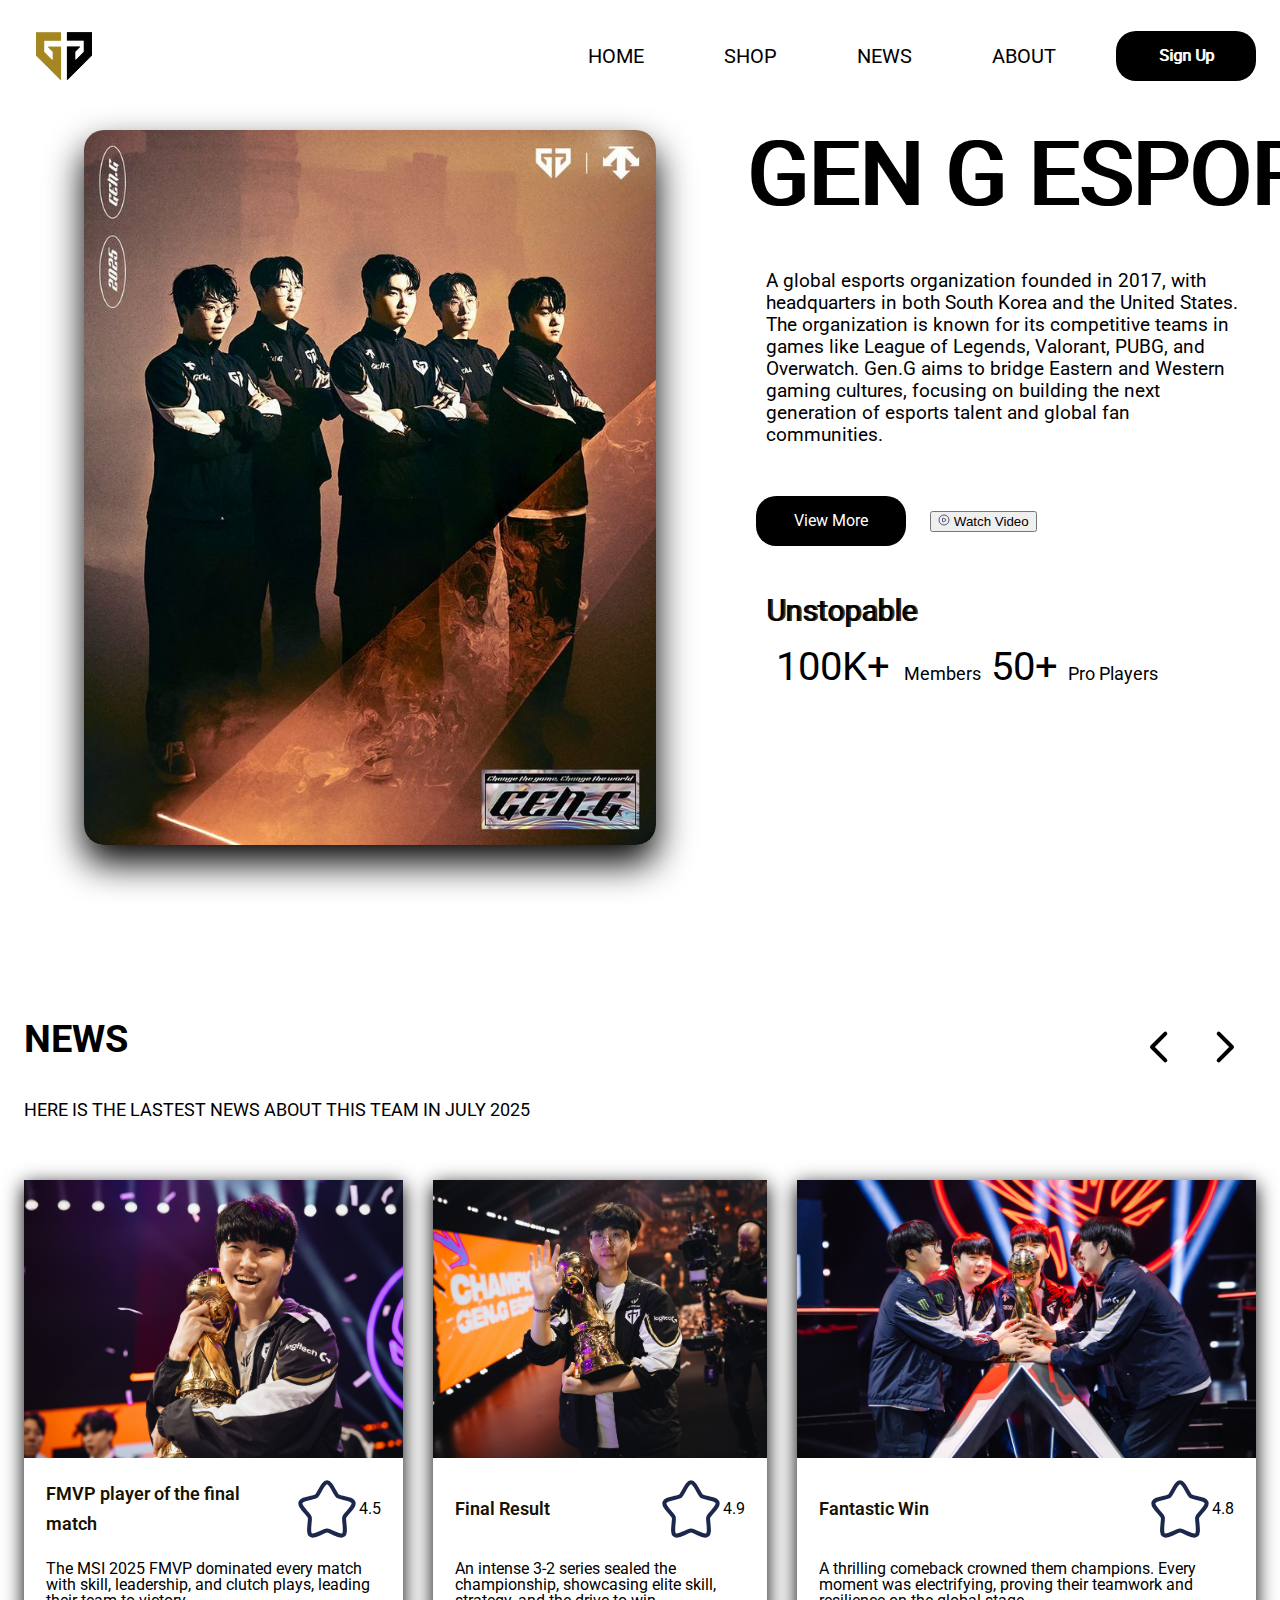
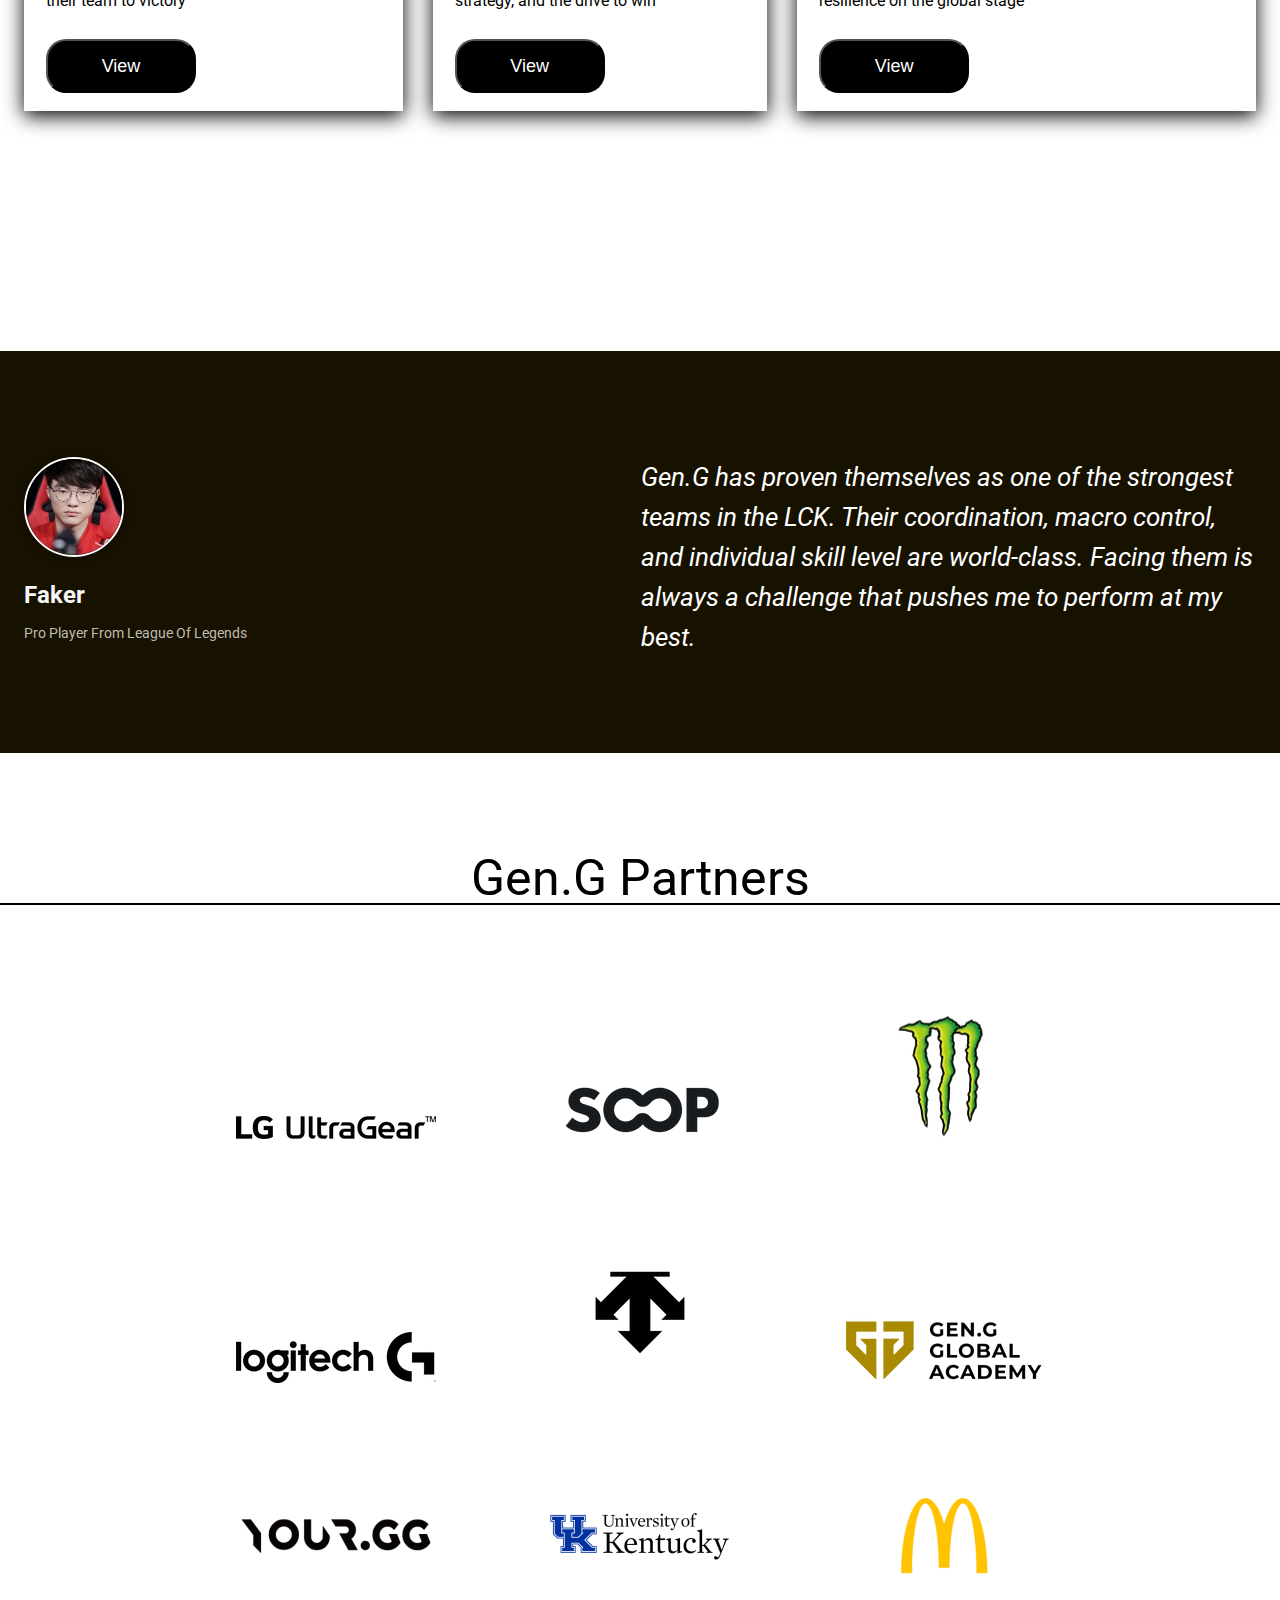
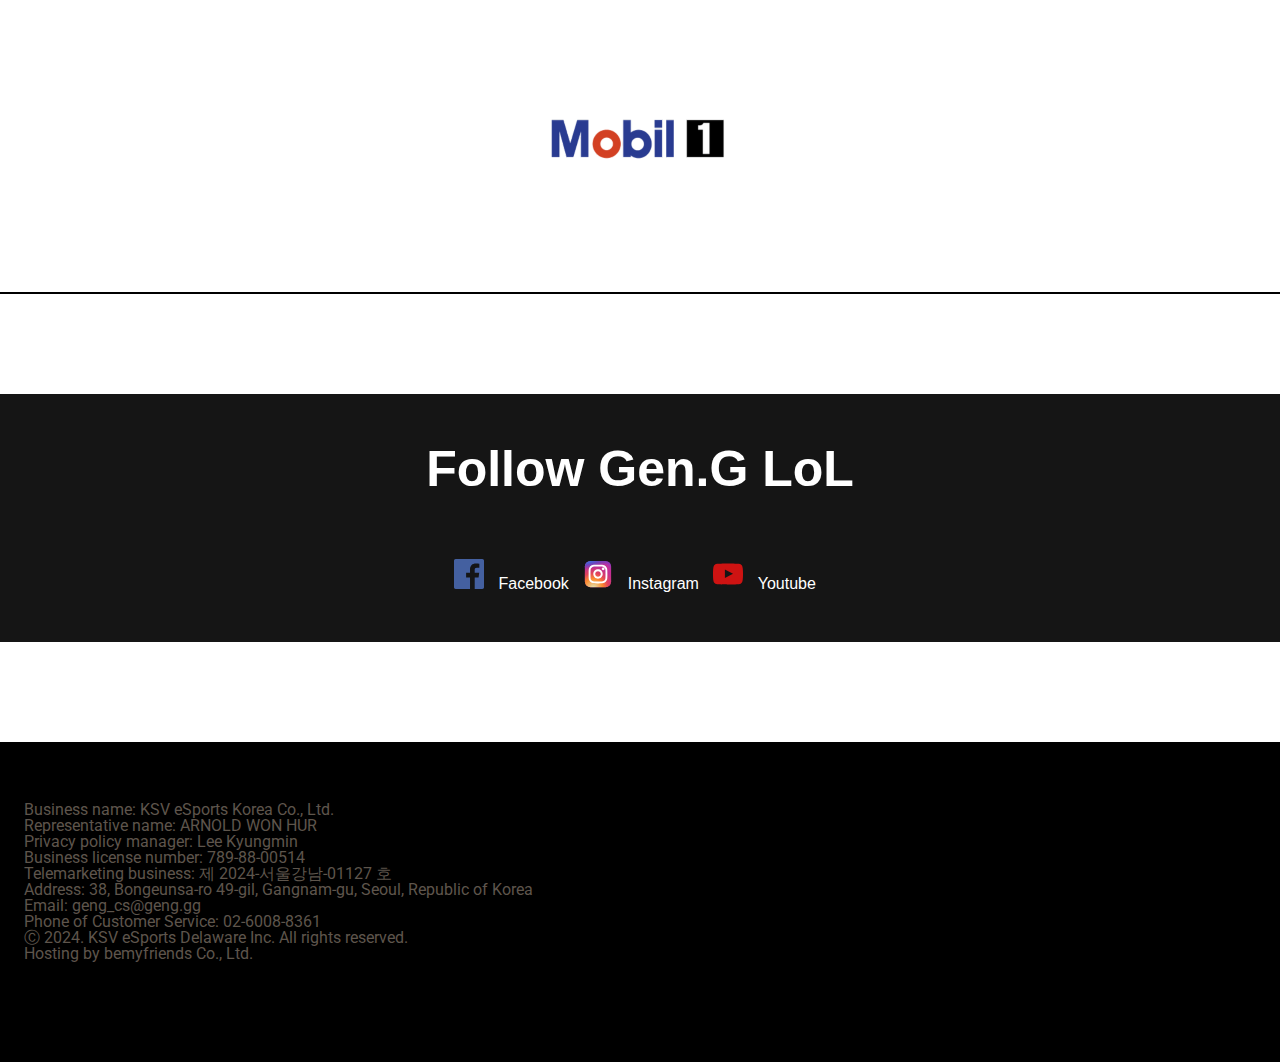
<file: index.html>
<!DOCTYPE html>
<html lang="en">
  <head>
    <meta charset="UTF-8" />
    <meta name="viewport" content="width=device-width, initial-scale=1.0" />
    <!-- Reset -->
    <link rel="stylesheet" href="assets/css/reset.css" />
    <!-- Style -->
    <link rel="stylesheet" href="assets/css/style.css" />
    <!-- Font -->
    <link rel="preconnect" href="https://fonts.googleapis.com" />
    <link rel="preconnect" href="https://fonts.gstatic.com" crossorigin />
    <link
      rel="shortcut icon"
      href="assets/img/Gen.G_logo.png"
      type="image/x-icon"
    />
    <link
      href="https://fonts.googleapis.com/css2?family=Roboto:ital,wght@0,100..900;1,100..900&display=swap"
      rel="stylesheet"
    />
    <title>Project 1</title>
  </head>
  <body>
    <!-- Header -->
    <header class="header fixed">
      <div class="main-content">
        <div class="body">
          <!-- Logo -->
          <img src="assets/img/Gen.G_logo.png" alt="Geng" />
          <!-- Nav -->
          <nav class="nav">
            <ul>
              <li><a href="#">HOME</a></li>
              <li><a href="#">SHOP</a></li>
              <li><a href="#">NEWS</a></li>
              <li><a href="#">ABOUT</a></li>
            </ul>
          </nav>
          <!-- Button -->
          <div class="action">
            <a href="#!" class="btn btn-signup">Sign Up</a>
          </div>
        </div>
      </div>
    </header>
    <main>
      <!-- Hero -->
      <div class="hero">
        <div class="main-content">
          <div class="body">
            <!-- hero left -->
            <div class="media-block">
              <img src="assets/img/hero-img.jpg" alt="GengTeam" />
              <div class="hero-summary">
                <div class="item"></div>
              </div>
            </div>
            <!-- hero right -->
            <div class="content-block">
              <h1>GEN G ESPORTS</h1>
              <p class="desc">
                A global esports organization founded in 2017, with headquarters
                in both South Korea and the United States. The organization is
                known for its competitive teams in games like League of Legends,
                Valorant, PUBG, and Overwatch. Gen.G aims to bridge Eastern and
                Western gaming cultures, focusing on building the next
                generation of esports talent and global fan communities.
              </p>
              <div class="cta-group">
                <a href="#!" class="btn btn-viewmore">View More</a>
                <button class="video">
                  <img src="assets/icon/play-button.svg" alt="Play Button" />
                  <span>Watch Video</span>
                </button>
                <div class="desc1">
                  <p>Unstopable</p>
                </div>
                <div class="desc2">
                  <p>
                    <strong>100K+</strong> Members<strong>50+</strong>Pro
                    Players
                  </p>
                </div>
              </div>
            </div>
          </div>
        </div>
      </div>
      <!-- Popular -->
      <div class="popular">
        <div class="main-content">
          <div class="popular-top">
            <!-- Left -->
            <div>
              <h2 class="heading-lv2">NEWS</h2>
              <h3 class="popular-desc">
                HERE IS THE LASTEST NEWS ABOUT THIS TEAM IN JULY 2025
              </h3>
            </div>
            <!-- Right -->
            <div class="button-popular">
              <img src="assets/icon/left.svg" alt="left-button" /><img
                src="assets/icon/right.svg"
                alt="right-button"
              />
            </div>
          </div>
          <div class="popular-bottom">
            <!-- Item1 -->
            <div class="item">
              <img class="thumb" src="assets/img/fmvp.jpg" alt="chovy-fmvp" />
              <div class="info">
                <div class="head">
                  <h2 class="title">FMVP player of the final match</h2>
                  <span class="rating">
                    <img src="assets/icon/icon-rating.svg" alt="" />
                    <span class="value"> 4.5 </span>
                  </span>
                </div>
                <p class="desc">
                  The MSI 2025 FMVP dominated every match with skill,
                  leadership, and clutch plays, leading their team to victory
                </p>
                <div class="foot">
                  <button class="btn btn-view">View</button>
                </div>
              </div>
            </div>
            <!-- Item2 -->
            <div class="item">
              <img
                class="thumb"
                src="assets/img/final-result.jpg"
                alt="final-result"
              />
              <div class="info">
                <div class="head">
                  <h2 class="title">Final Result</h2>
                  <span class="rating">
                    <img src="assets/icon/icon-rating.svg" alt="" />
                    <span class="value"> 4.9 </span>
                  </span>
                </div>
                <p class="desc">
                  An intense 3-2 series sealed the championship, showcasing
                  elite skill, strategy, and the drive to win
                </p>
                <div class="foot">
                  <button class="btn btn-view">View</button>
                </div>
              </div>
            </div>
            <!-- Item3 -->
            <div class="item">
              <img
                class="thumb"
                src="assets/img/champ-pci.jpg"
                alt="fantastic-win"
              />
              <div class="info">
                <div class="head">
                  <h2 class="title">Fantastic Win</h2>
                  <span class="rating">
                    <img
                      class="icon"
                      src="assets/icon/icon-rating.svg"
                      alt=""
                    />
                    <span class="value"> 4.8 </span>
                  </span>
                </div>
                <p class="desc">
                  A thrilling comeback crowned them champions. Every moment was
                  electrifying, proving their teamwork and resilience on the
                  global stage
                </p>
                <div class="foot">
                  <button class="btn btn-view">View</button>
                </div>
              </div>
            </div>
          </div>
        </div>
      </div>
      <!-- FeedBack -->
      <div class="feedback">
        <div class="main-content">
          <div class="main-feedback">
            <div class="feedback-item">
              <!-- Left -->
              <div class="item1">
                <img class="avatar" src="assets/img/faker.jpg" alt="faker" />
                <p class="name">Faker</p>
                <p class="desc">Pro Player From League Of Legends</p>
                <div class="dots">
                  <span class="dot"></span>
                  <span class="dot"></span>
                  <span class="dot"></span>
                </div>
              </div>
              <!-- Right -->
              <div class="item2">
                <p>
                  Gen.G has proven themselves as one of the strongest teams in
                  the LCK. Their coordination, macro control, and individual
                  skill level are world-class. Facing them is always a challenge
                  that pushes me to perform at my best.
                </p>
              </div>
            </div>
          </div>
        </div>
      </div>
      <!-- Partners -->
      <div class="partners">
        <div class="main-content">
          <div class="partners-items">
            <!-- Top -->
            <div class="title">
              <p>Gen.G Partners</p>
            </div>
            <!-- Bot -->
            <div class="logo-partnes">
              <img src="assets/img/LG_Ultragear.webp" alt="" />
              <img src="assets/img/SOOP_Black_udate.avif" alt="" />
              <img
                src="assets/img/M_Stroke_-_21-01-2025_12-15-02_9d382781-fd1f-4e1f-a7e9-feb19f6c25e9.avif"
                alt=""
              />
              <img src="assets/img/LogitechG_Black.avif" alt="" />
              <img
                class="logo5"
                src="assets/img/DESCENTE_Black_Edit.png"
                alt=""
              />
              <img src="assets/img/GGA_LOGO_BLACK_1.png" alt="" />
              <img src="assets/img/4.png" alt="" />
              <img
                src="assets/img/3_228094fa-83c2-4cfd-8801-1c0a39921231.png"
                alt=""
              />
              <img src="assets/img/5.png" alt="" />
              <img src="assets/img/9.png" alt="" />
            </div>
          </div>
        </div>
      </div>
      <!-- Social Media -->
      <div class="social-media">
        <div class="main-content">
          <div class="items">
            <!-- Title -->
            <h1>Follow Gen.G LoL</h1>
            <!-- Desc -->
            <div class="desc-item">
              <img
                class="icon1"
                src="assets/icon/facebook-color-svgrepo-com.svg"
                alt=""
              />
              <span>Facebook</span>
              <img
                class="icon2"
                src="assets/icon/instagram-1-svgrepo-com.svg"
                alt=""
              />
              <span>Instagram</span>
              <img
                class="icon3"
                src="assets/icon/youtube-color-svgrepo-com.svg"
                alt=""
              />
              <span>Youtube</span>
            </div>
          </div>
        </div>
      </div>
    </main>
  </body>
  <footer>
    <div class="footer">
      <div class="main-content">
        <div class="desc">
          <!-- Top -->
          <div class="desc-items">
            Business name: KSV eSports Korea Co., Ltd.
            <br />
            Representative name: ARNOLD WON HUR
            <br />
            Privacy policy manager: Lee Kyungmin
            <br />
            Business license number: 789-88-00514
            <br />
            Telemarketing business: 제 2024-서울강남-01127 호
            <br />
            Address: 38, Bongeunsa-ro 49-gil, Gangnam-gu, Seoul, Republic of
            Korea
            <br />Email:
            <a href="geng_cs@geng.gg">geng_cs@geng.gg</a>
            <br />
            Phone of Customer Service: 02-6008-8361
            <br />
            Ⓒ 2024. KSV eSports Delaware Inc. All rights reserved.
            <br />
            Hosting by bemyfriends Co., Ltd.
          </div>
          <!-- Bot -->
        </div>
      </div>
    </div>
  </footer>
</html>
</file>
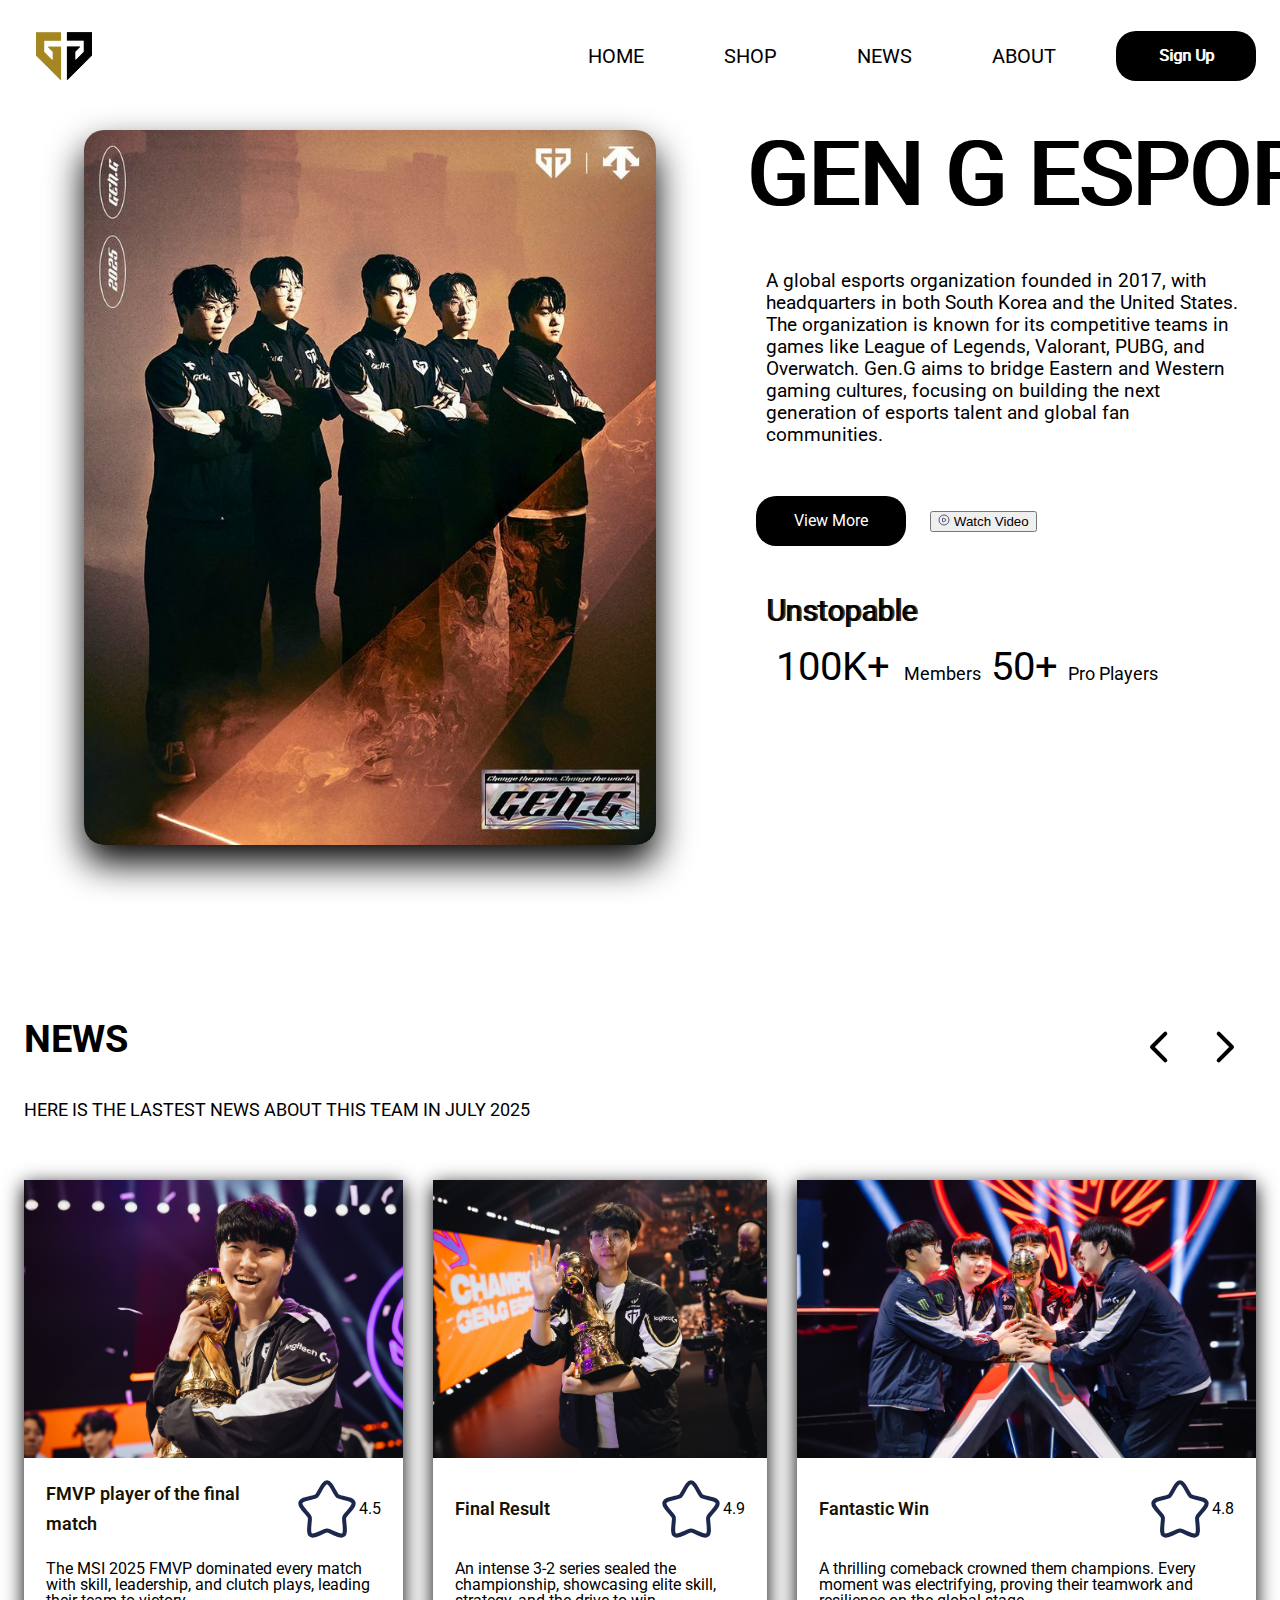
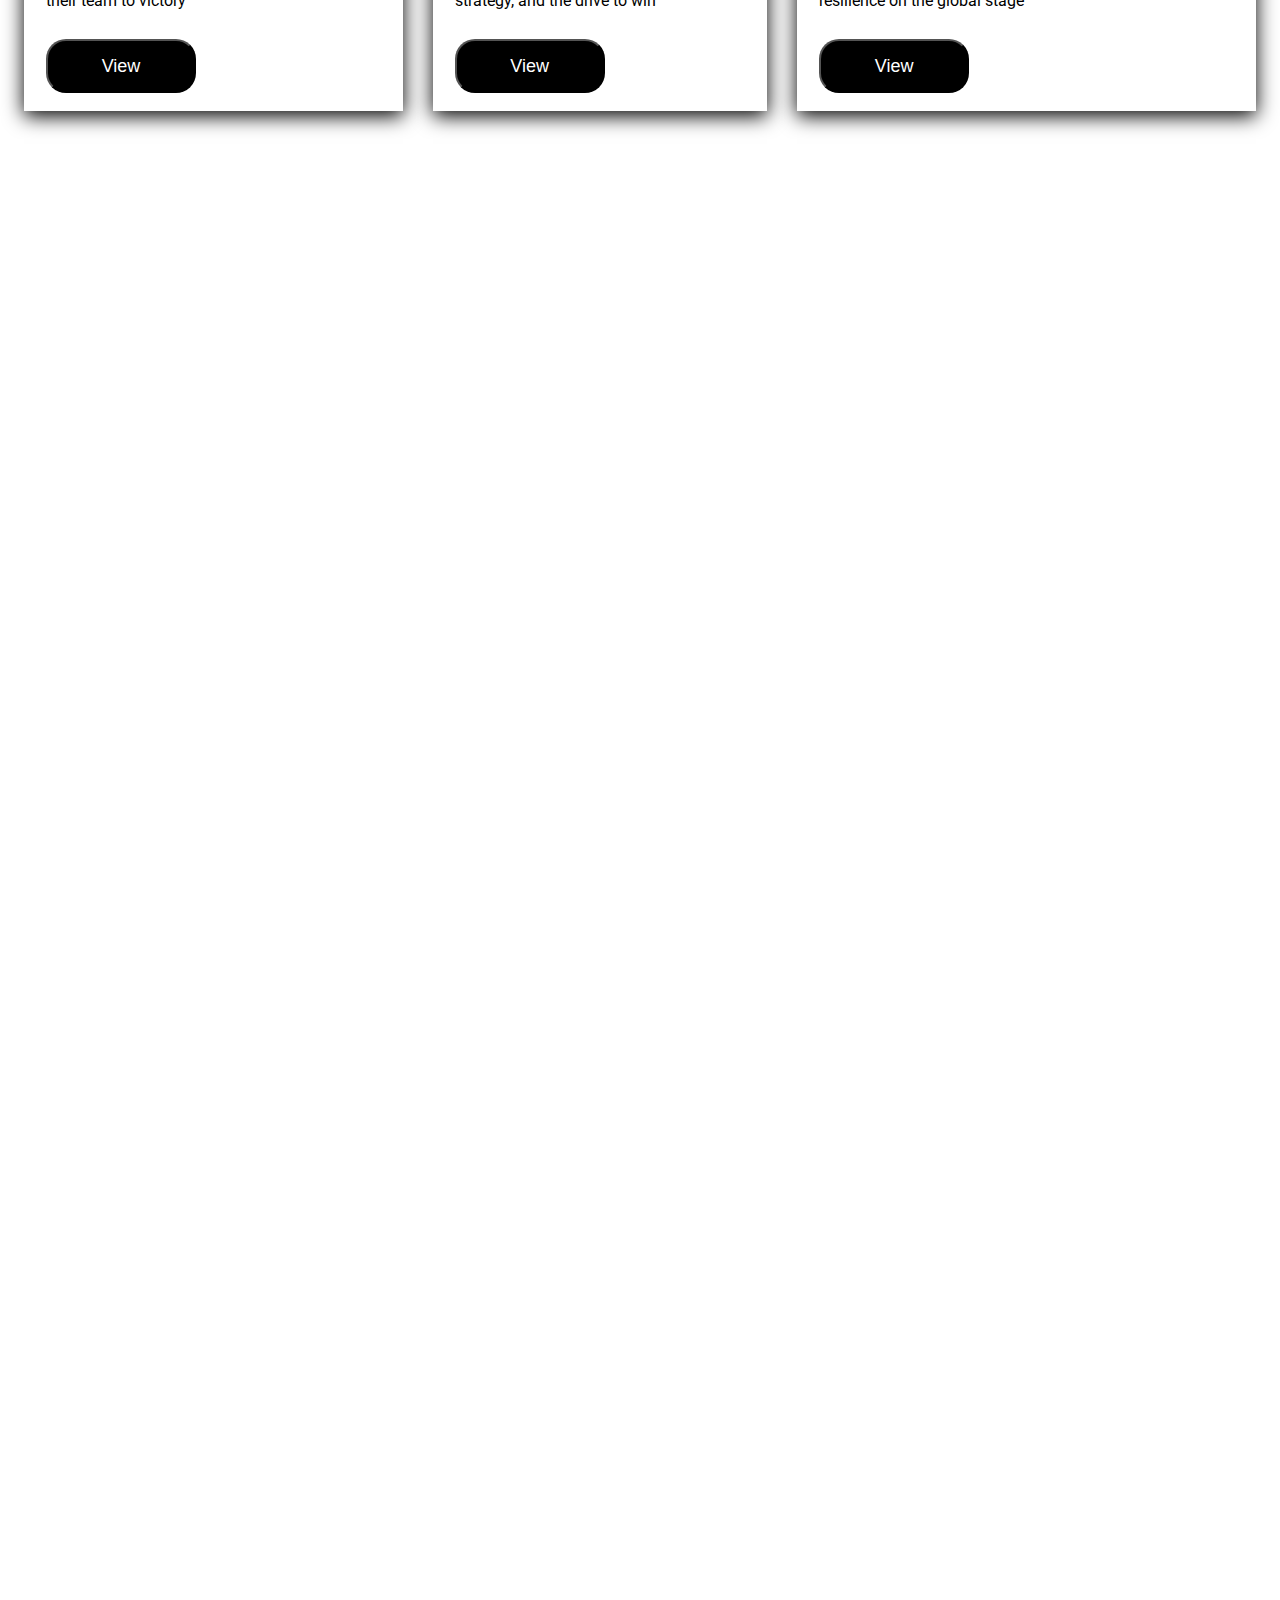
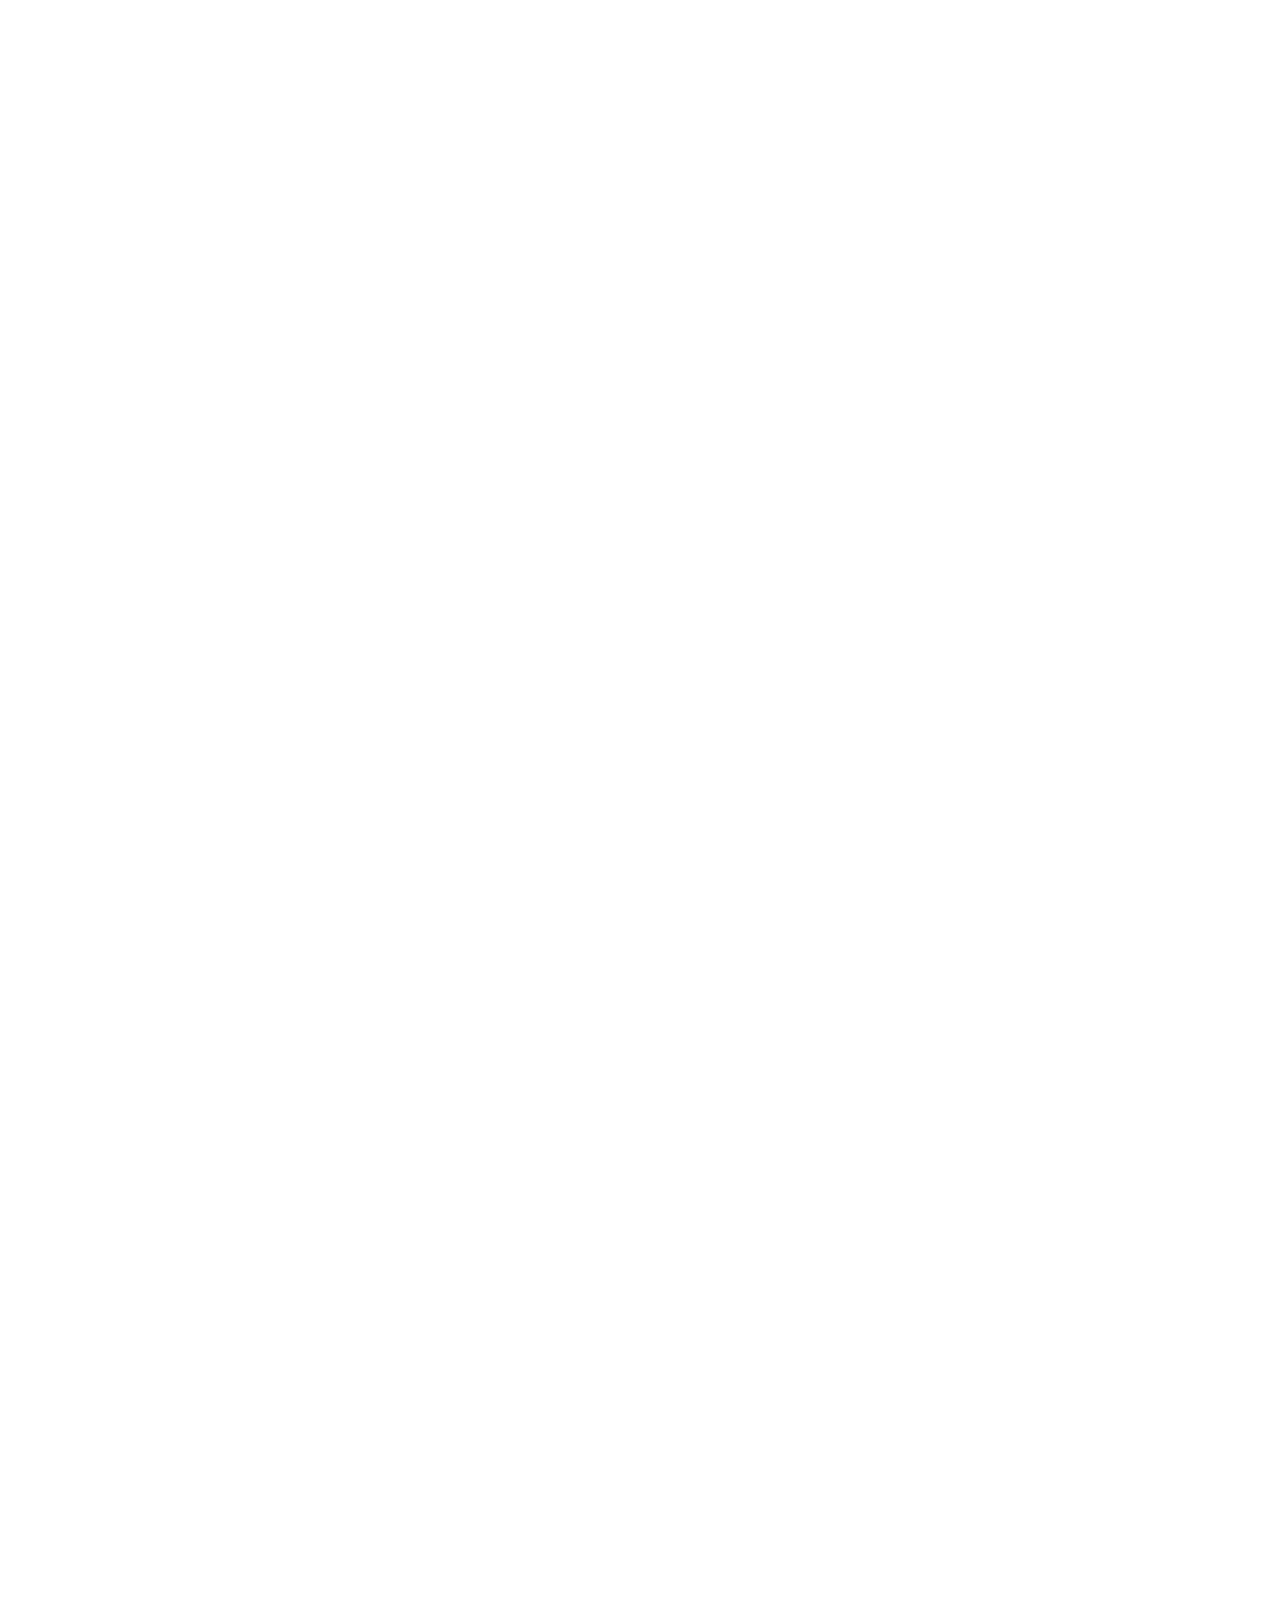
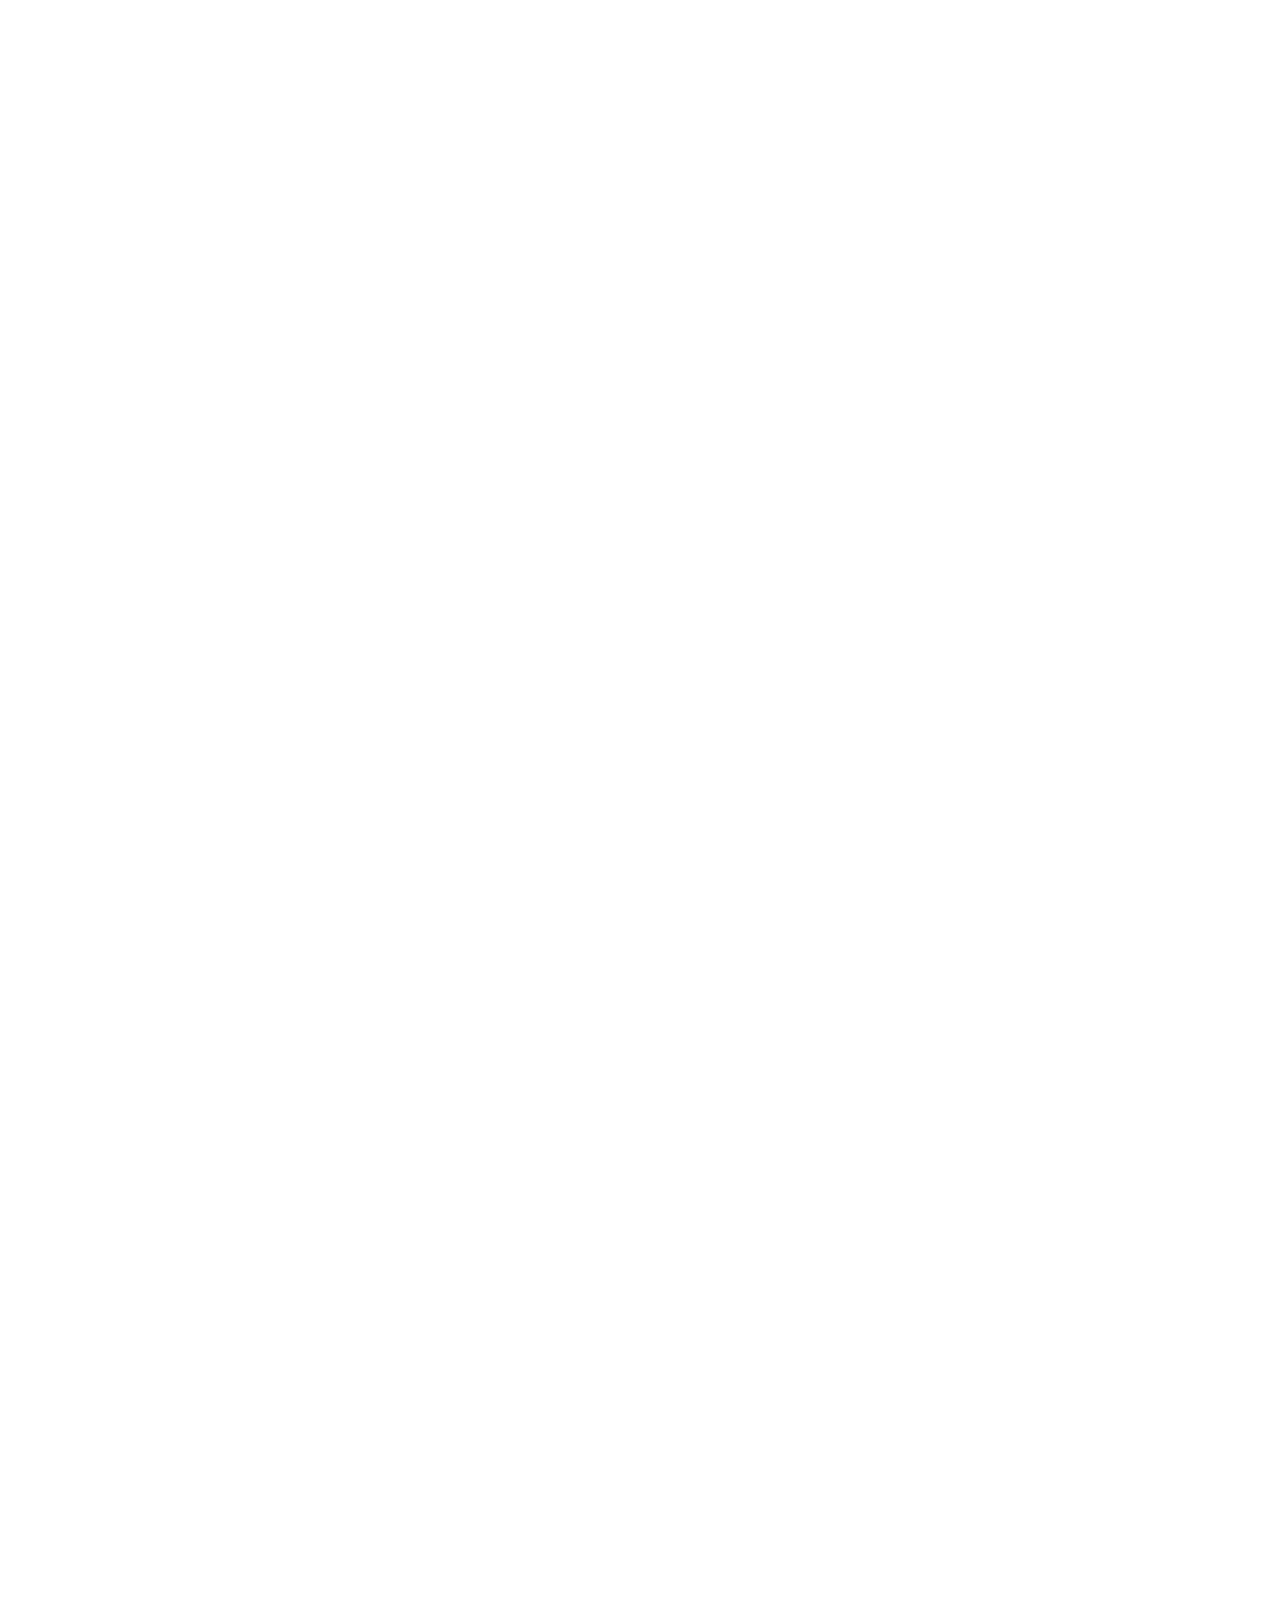
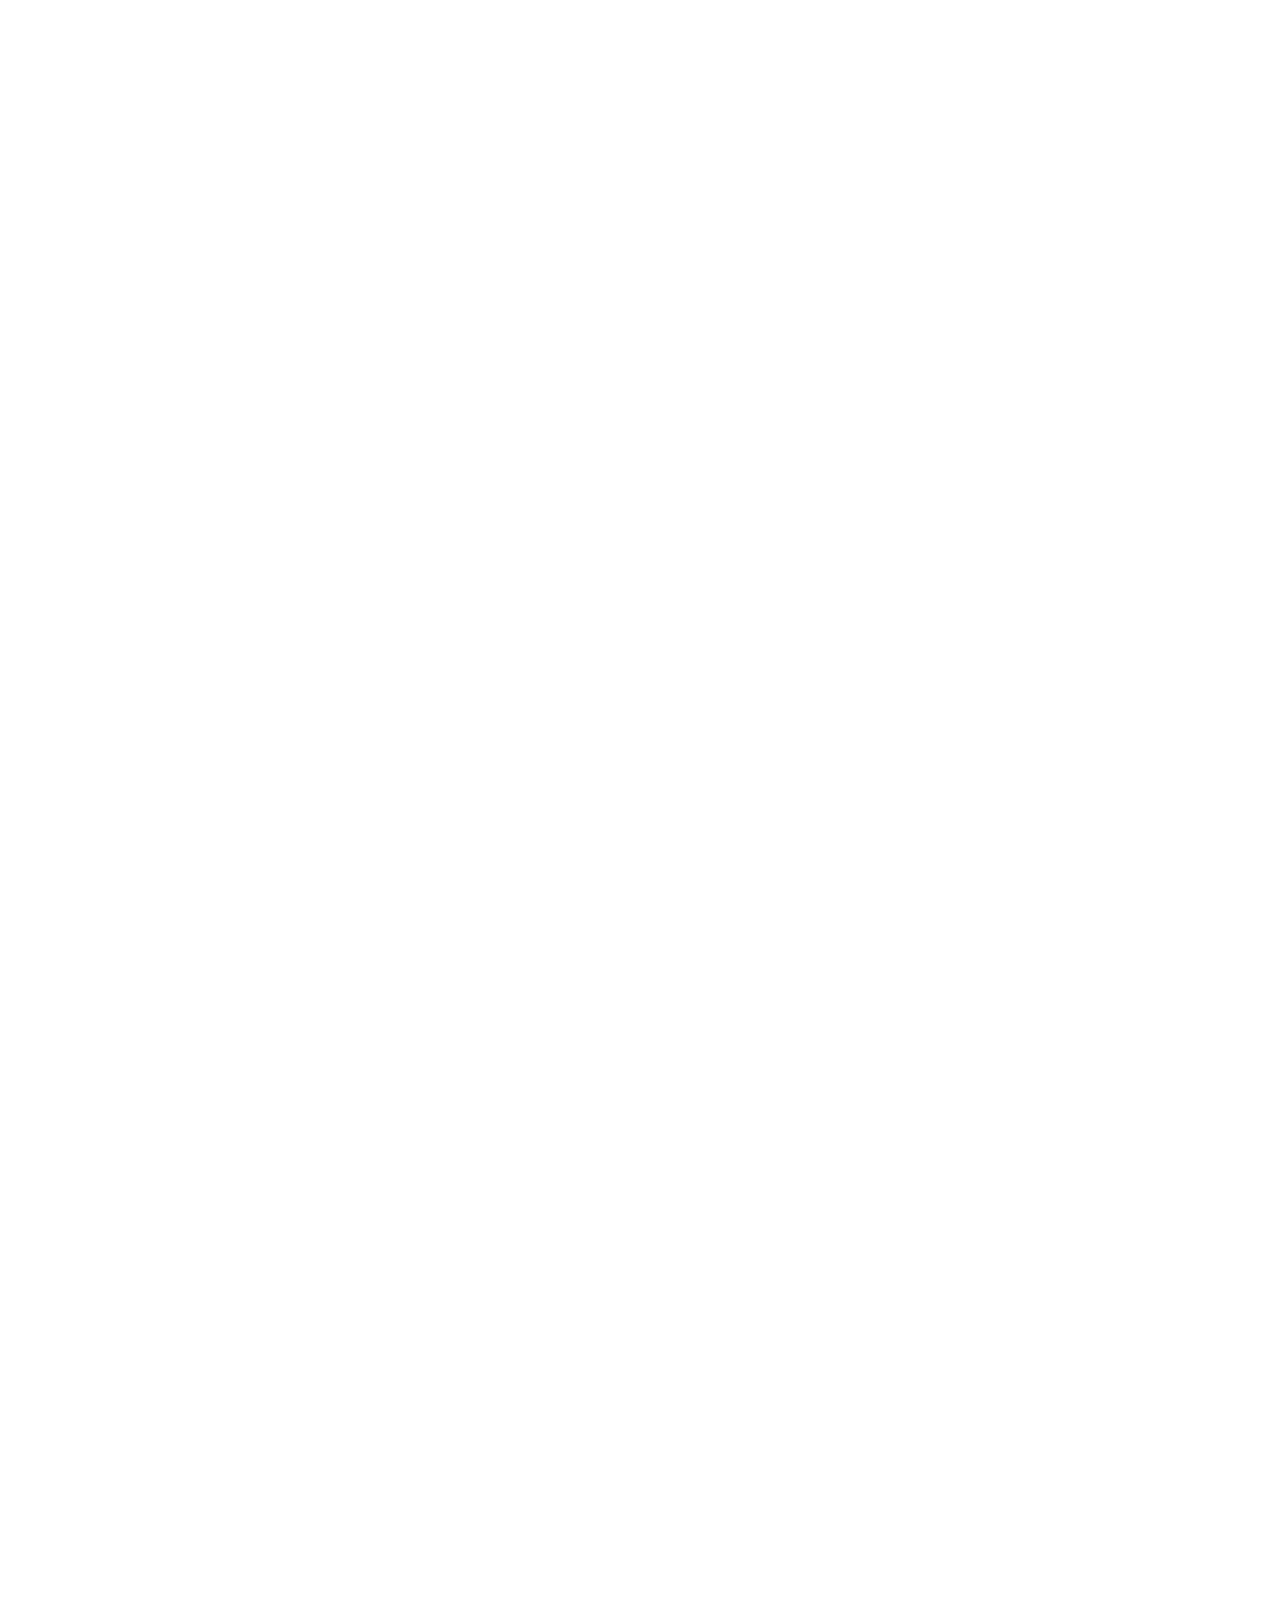
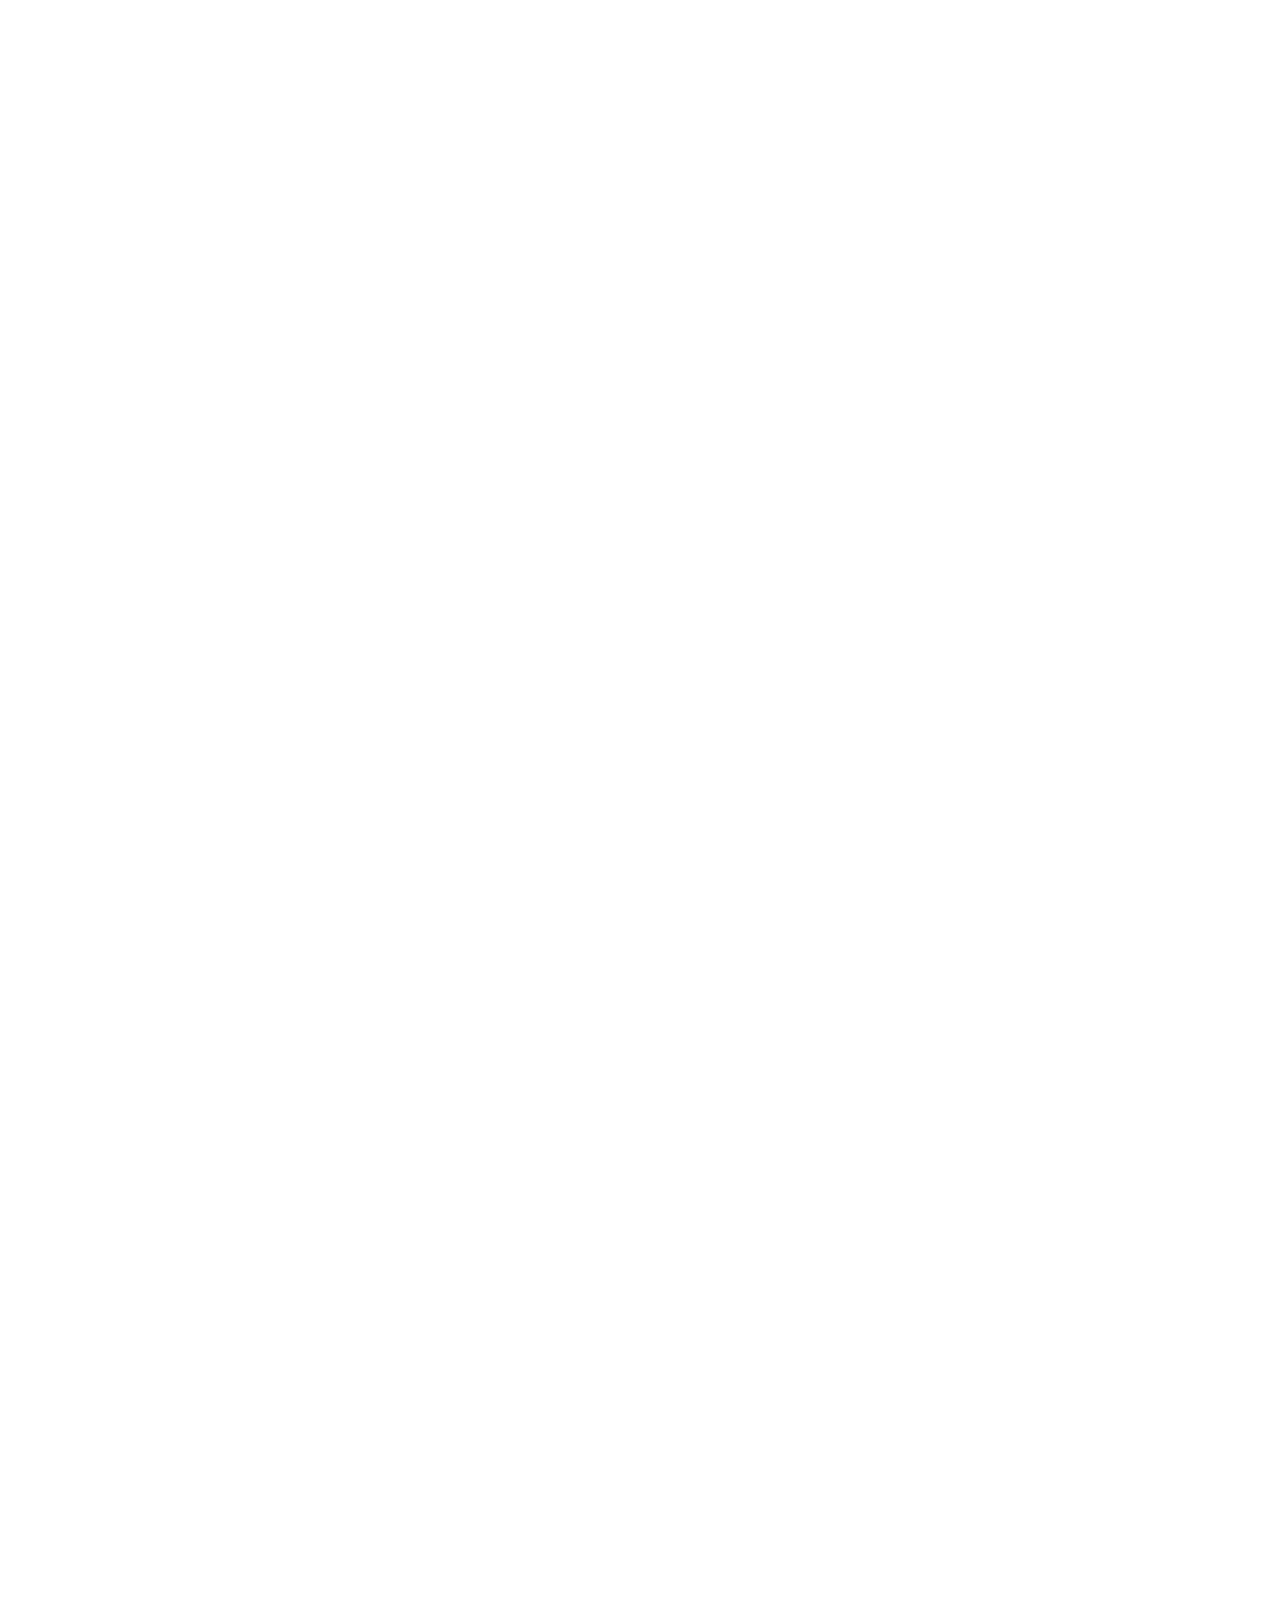
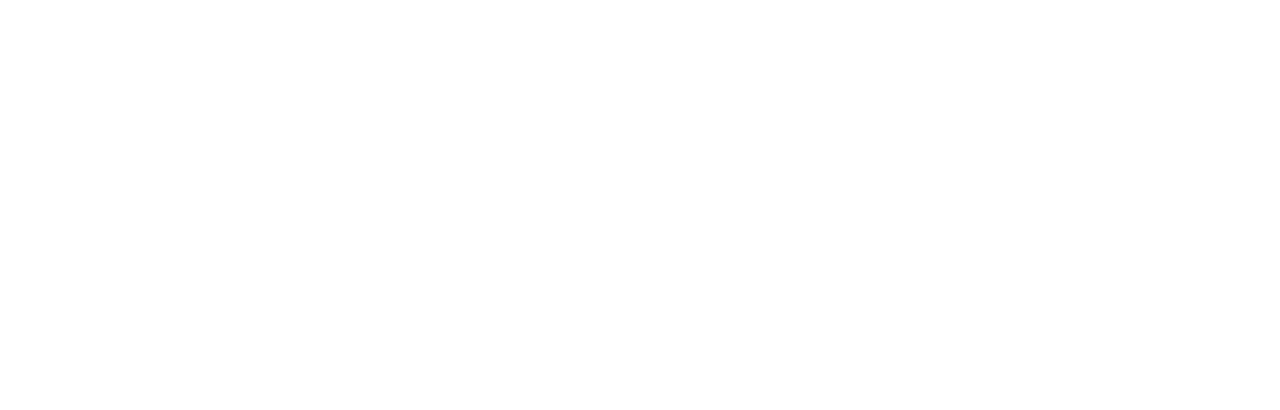
<file: Main.html>
<!DOCTYPE html>
<html lang="en">
  <head>
    <meta charset="UTF-8" />
    <meta name="viewport" content="width=device-width, initial-scale=1.0" />
    <!-- Reset -->
    <link rel="stylesheet" href="/assets/css/reset.css" />
    <!-- Style -->
    <link rel="stylesheet" href="/assets/css/style.css" />
    <!-- Font -->
    <link rel="preconnect" href="https://fonts.googleapis.com" />
    <link rel="preconnect" href="https://fonts.gstatic.com" crossorigin />
    <link
      rel="shortcut icon"
      href="/assets/img/Gen.G_logo.png"
      type="image/x-icon"
    />
    <link
      href="https://fonts.googleapis.com/css2?family=Roboto:ital,wght@0,100..900;1,100..900&display=swap"
      rel="stylesheet"
    />
    <title>Project 1</title>
  </head>
  <body style="height: 10000px">
    <!-- Header -->
    <header class="header fixed">
      <div class="main-content">
        <div class="body">
          <!-- Logo -->
          <img src="/assets/img/Gen.G_logo.png" alt="Geng" />
          <!-- Nav -->
          <nav class="nav">
            <ul>
              <li><a href="#">HOME</a></li>
              <li><a href="#">SHOP</a></li>
              <li><a href="#">NEWS</a></li>
              <li><a href="#">ABOUT</a></li>
            </ul>
          </nav>
          <!-- Button -->
          <div class="action">
            <a href="#!" class="btn btn-signup">Sign Up</a>
          </div>
        </div>
      </div>
    </header>
    <main>
      <!-- Hero -->
      <div class="hero">
        <div class="main-content">
          <div class="body">
            <!-- hero left -->
            <div class="media-block">
              <img src="/assets/img/hero-img.jpg" alt="GengTeam" />
              <div class="hero-summary">
                <div class="item"></div>
              </div>
            </div>
            <!-- hero right -->
            <div class="content-block">
              <h1>GEN G ESPORTS</h1>
              <p class="desc">
                A global esports organization founded in 2017, with headquarters
                in both South Korea and the United States. The organization is
                known for its competitive teams in games like League of Legends,
                Valorant, PUBG, and Overwatch. Gen.G aims to bridge Eastern and
                Western gaming cultures, focusing on building the next
                generation of esports talent and global fan communities.
              </p>
              <div class="cta-group">
                <a href="#!" class="btn btn-viewmore">View More</a>
                <button class="video">
                  <img src="/assets/icon/play-button.svg" alt="Play Button" />
                  <span>Watch Video</span>
                </button>
                <div class="desc1">
                  <p>Unstopable</p>
                </div>
                <div class="desc2">
                  <p>
                    <strong>100K+</strong> Members<strong>50+</strong>Pro
                    Players
                  </p>
                </div>
              </div>
            </div>
          </div>
        </div>
      </div>
      <!-- Popular -->
      <div class="popular">
        <div class="main-content">
          <div class="popular-top">
            <!-- Left -->
            <div>
              <h2 class="heading-lv2">NEWS</h2>
              <h3 class="popular-desc">
                HERE IS THE LASTEST NEWS ABOUT THIS TEAM IN JULY 2025
              </h3>
            </div>
            <!-- Right -->
            <div class="button-popular">
              <img src="/assets/icon/left.svg" alt="left-button" /><img
                src="/assets/icon/right.svg"
                alt="right-button"
              />
            </div>
          </div>
          <div class="popular-bottom">
            <!-- Item1 -->
            <div class="item">
              <img class="thumb" src="/assets/img/fmvp.jpg" alt="chovy-fmvp" />
              <div class="info">
                <div class="head">
                  <h2 class="title">FMVP player of the final match</h2>
                  <span class="rating">
                    <img src="/assets/icon/icon-rating.svg" alt="" />
                    <span class="value"> 4.5 </span>
                  </span>
                </div>
                <p class="desc">
                  The MSI 2025 FMVP dominated every match with skill,
                  leadership, and clutch plays, leading their team to victory
                </p>
                <div class="foot">
                  <button class="btn btn-view">View</button>
                </div>
              </div>
            </div>
            <!-- Item2 -->
            <div class="item">
              <img
                class="thumb"
                src="/assets/img/final-result.jpg"
                alt="final-result"
              />
              <div class="info">
                <div class="head">
                  <h2 class="title">Final Result</h2>
                  <span class="rating">
                    <img src="/assets/icon/icon-rating.svg" alt="" />
                    <span class="value"> 4.9 </span>
                  </span>
                </div>
                <p class="desc">
                  An intense 3-2 series sealed the championship, showcasing
                  elite skill, strategy, and the drive to win
                </p>
                <div class="foot">
                  <button class="btn btn-view">View</button>
                </div>
              </div>
            </div>
            <!-- Item3 -->
            <div class="item">
              <img
                class="thumb"
                src="/assets/img/champ-pci.jpg"
                alt="fantastic-win"
              />
              <div class="info">
                <div class="head">
                  <h2 class="title">Fantastic Win</h2>
                  <span class="rating">
                    <img
                      class="icon"
                      src="/assets/icon/icon-rating.svg"
                      alt=""
                    />
                    <span class="value"> 4.8 </span>
                  </span>
                </div>
                <p class="desc">
                  A thrilling comeback crowned them champions. Every moment was
                  electrifying, proving their teamwork and resilience on the
                  global stage
                </p>
                <div class="foot">
                  <button class="btn btn-view">View</button>
                </div>
              </div>
            </div>
          </div>
        </div>
      </div>
    </main>
  </body>
</html>
</file>
<file: assets/css/style.css>
* {
  box-sizing: border-box;
}
html {
  font-size: 62.5%;
}
body {
  font-size: 1.6rem;
  font-family: "Roboto", sans-serif;
}
/*===========================COMMON===========================*/
img {
  align-items: center;
}
a {
  text-decoration: none;
}
.main-content {
  width: 1400px;
  max-width: calc(100% - 48px);
  margin-left: auto;
  margin-right: auto;
  margin-top: 10px;
  background-color: white;
}
.btn {
  display: inline-block;
  background: black;
  padding: 0px 16px;
  line-height: 50px;
  border-radius: 20px;
  min-width: 150px;
  text-align: center;
}
.heading-lv2 {
  font-family: "Roboto", sans-serif;
  line-height: 1.27;
  font-size: 3.8rem;
  font-weight: 700;
}
/*===========================HEADER===========================*/
.header img {
  padding: 12px 12px;
  height: auto;
  width: 80px;
}
.header .body {
  display: flex;
  align-items: center;
  padding: 10px 0 8px;
}
.nav {
  margin-left: auto;
}
.nav ul {
  display: flex;
}
.nav a {
  color: black;
  font-size: 20px;
  position: relative;
  padding: 8px 40px 25px;
}
.nav a:hover {
  color: rgb(138, 138, 46);
  text-shadow: 1px 0 0 currentColor;
}
.header .btn-signup {
  color: white;
  text-shadow: 1px 0 0 currentColor;
  min-width: 140px;
}
.header .action {
  padding-left: 20px;
}
.header.fixed {
  position: sticky;
  top: -2px;
}
/*===========================HERO===========================*/
.hero {
  padding: 20px;
}
/*=========hero left=========*/
.media-block img {
  border-radius: 20px;
  box-shadow: 0 18px 36px 0;
}

.hero .body {
  display: flex;
}
.hero .media-block {
  position: relative;
  width: 48%;
}
.hero .content-block {
  width: 52%;
}
.hero .media-block img {
  width: 100%;
  max-width: 600px;
  height: auto;
  display: block;
  margin: 1px solid;
  object-fit: cover;
  margin-left: 40px;
}
/*=========hero right=========*/
.hero .btn-viewmore {
  margin-top: 20px;
  margin-bottom: 30px;
  color: white;
}
.hero .content-block {
  width: 52%;
  padding-left: 130px;
  padding-right: 160px;
}
.hero .content-block h1 {
  font-size: 90px;
  display: inline-block;
  width: 900px;
  text-shadow: 4px 0 0 currentColor;
  margin-bottom: 30px;
  margin-top: 0px;
}
.hero .desc {
  font-size: 1.9rem;
  line-height: 2.2rem;
  margin-top: 20px;
  margin-bottom: 30px;
  padding-left: 20px;
  width: 500px;
}
.hero .cta-group {
  margin-top: 20px;
  padding-left: 10px;
}
.hero .video img {
  width: 12px;
  height: 12px;
}
.hero .video {
  margin-left: 20px;
  border-radius: 10px solid;
  margin-bottom: 30px;
}
.hero .desc1 {
  display: flex;
  margin-left: 10px;
  font-size: 30px;
  text-shadow: 2px 0 0 rgb(51, 51, 27);
  margin-top: 20px;
  margin-bottom: 30px;
}
.hero .desc2 {
  display: flex;
  margin-left: 10px;
  margin-right: 100px;
  font-size: 1.8rem;
  line-height: 2.2rem;
  margin-bottom: 30px;
  margin-top: 20px;
  width: 500px;
}
.hero .desc2 strong {
  font-size: 40px;
  margin-right: 10px;
  padding-left: 10px;
}
/* =======================POPULAR======================= */
/* Top */
.popular {
  padding: 140px 0px;
}
.popular-top {
  display: flex;
  justify-content: space-between;
}
.popular-top .popular-desc {
  padding-top: 32px;
  width: 508px;
  font-size: 1.8rem;
  line-height: 1.67;
}
.popular-top .button-popular {
  background: transparent;
}
/* Bottom */
.popular-bottom {
  gap: 30px;
  display: flex;
  margin-top: 55px;
}
.popular .item {
  box-shadow: 0 5px 19px 0;
}
.popular .item .thumb {
  height: 278px;
  width: 100%;
  object-fit: cover;
}
.popular .item .info {
  padding: 16px 22px 22px;
  height: 250px;
  overflow: hidden;
  border-radius: px;
}
.popular .info p,
.popular .head {
  display: flex;
  justify-content: space-between;
  align-items: center;
}
.popular .head .title {
  color: #171100;
  font-size: 1.8rem;
  font-weight: 600;
  line-height: 1.67;
}
.popular .info .rating {
  display: flex;
  align-items: center;
}
.popular .info .icon {
  width: 100%;
}
.popular .info p {
  padding-top: 20px;
  padding-bottom: 30px;
}
.popular .foot .btn-view {
  color: white;
  flex-direction: row-reverse;
  font-size: 1.8rem;
}
/* ==================Feedback================== */
.feedback {
  margin-top: 100px;
  padding: 96px 0;
  background-color: #171100;
  color: #ffffff;
  display: flex;
}
.feedback .main-content,
.feedback .main-feedback,
.feedback .feedback-item,
.feedback .item1,
.feedback .item2 {
  background-color: #171100;
  color: #ffffff;
}
.feedback-item {
  display: flex;
  justify-content: space-between;
}
.feedback-item .item1 .avatar {
  width: 100px;
  height: 100px;
  border-radius: 50%;
  object-fit: cover;
  border: 2px solid #ffffff;
  box-shadow: 0 0 8px rgba(0, 0, 0, 0.4);
}
.feedback-item .item1 .name {
  margin-top: 18px;
  color: #f7f7f7;
  font-family: var(--font--heading);
  font-size: 2.4rem;
  font-weight: 700;
  line-height: 1.42;
}
.feedback-item .item1 .desc {
  margin-top: 8px;
  color: #bfbcb2;
  font-size: 1.4rem;
  line-height: 1.86;
  width: 300px;
}
.feedback-item .item2 p {
  width: 66%;
  height: 100%;
  margin-left: auto;
  font-size: 2.6rem;
  font-style: italic;
  line-height: 40px;
}
/* ====================Partnes==================== */
.partners .title {
  object-fit: cover;
  font-size: 5rem;
  display: flex;
  justify-content: center;
  margin-top: 100px;
  margin-bottom: 2 0px;
}
.partners .logo-partnes {
  border-top: 2px solid black;
  border-bottom: 2px solid black;
  padding: 50px 50px;
  width: 100vw;
  margin-left: calc(-50vw + 50%);
  text-align: center;
}
.partners .logo-partnes img {
  justify-content: space-around;
  padding: 50px 50px 50px 50px;
}
/* ======================Social Media====================== */
.social-media {
  background-color: #151515;
  margin-top: 100px;
  font-family: Arial, sans-serif;
  text-align: center;
}
.social-media .main-content {
  background-color: #151515;
}
.social-media .items h1 {
  color: white;
  font-size: 5rem;
  font-weight: bold;
  margin-bottom: 1.5rem;
  padding: 50px;
}
.social-media .desc-item {
  padding-bottom: 50px;
}
.social-media .items .icon1,
.social-media .items .icon2,
.social-media .items .icon3 {
  width: 30px;
  height: 30px;
}
.social-media .items span {
  color: white;
  padding-left: 10px;
  padding-right: 10px;
  margin-bottom: 30px;
}
/* ==================Footer================== */
.footer {
  margin-top: 100px;
  background-color: black;
}
.footer .main-content {
  background-color: black;
}
.footer .main-content .desc-items a {
  text-decoration: none;
  color: rgb(94, 85, 76);
}
.footer .main-content .desc-items {
  color: rgb(94, 85, 76);
  padding-top: 60px;
  padding-bottom: 100px;
}
</file>
